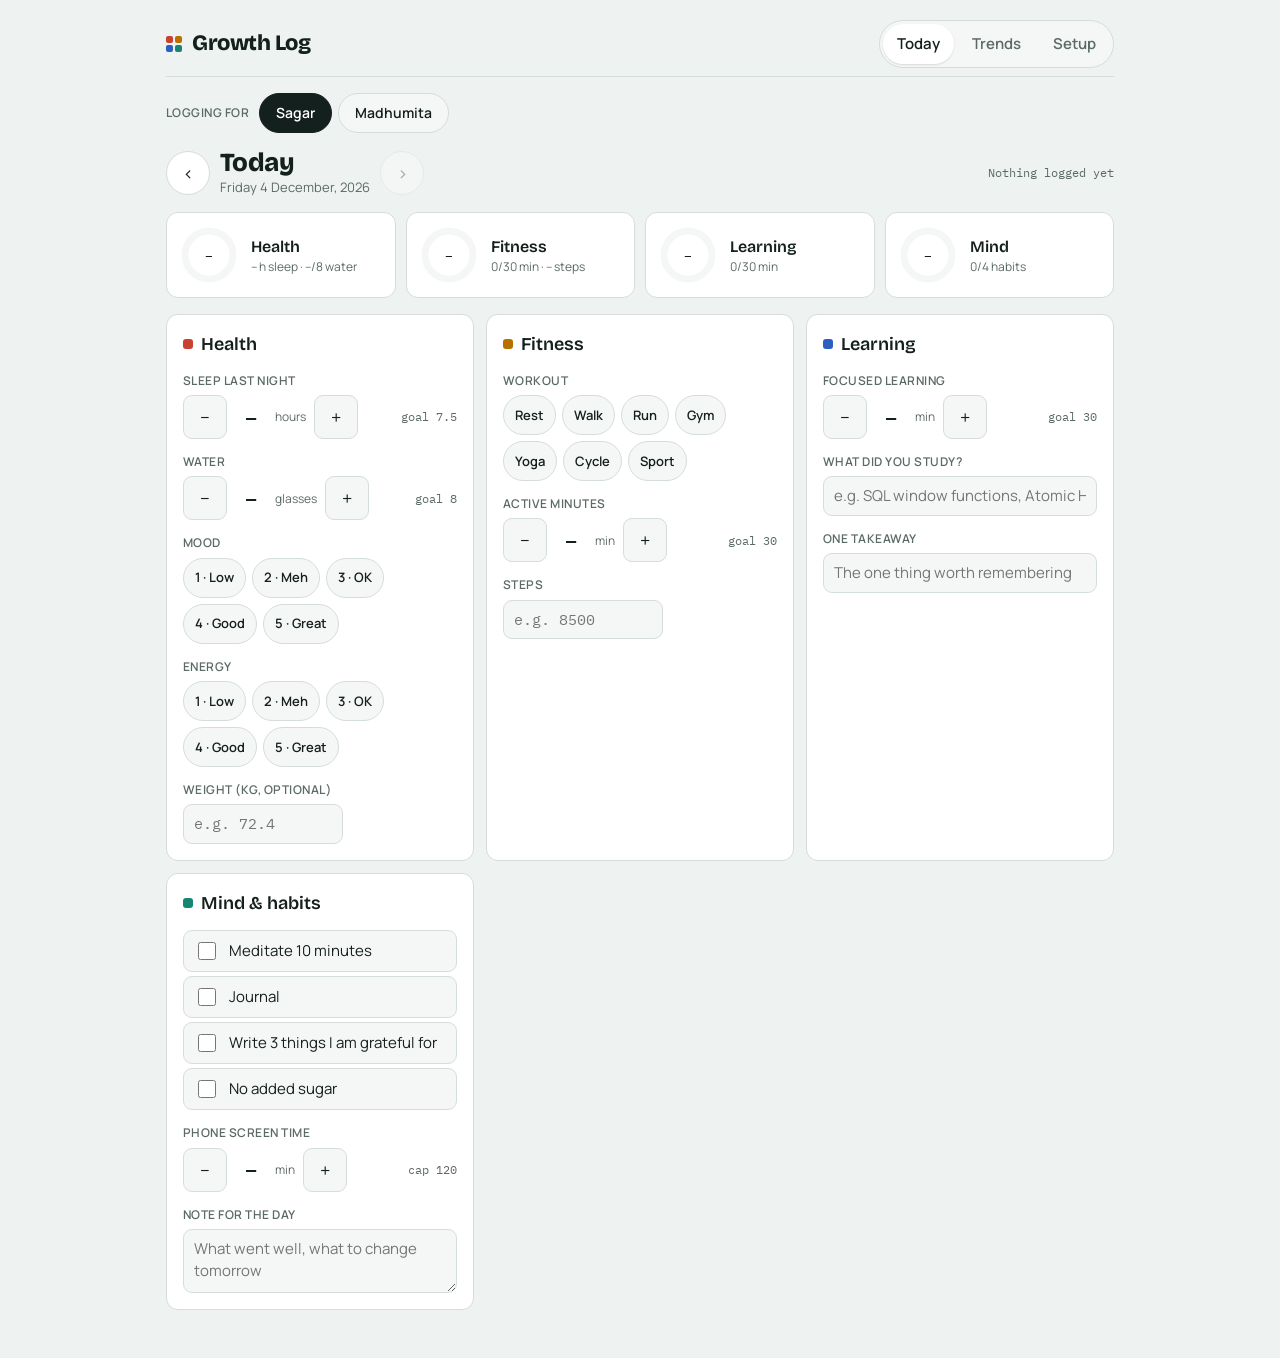
<file: index.html>
<!DOCTYPE html>
<html lang="en">
<head>
  <meta charset="UTF-8">
  <meta name="viewport" content="width=device-width, initial-scale=1, viewport-fit=cover">
  <title>Growth Log</title>
  <meta name="description" content="Daily one-minute check-in for health, fitness, learning and habits, with streaks and trends.">
  <link rel="manifest" href="manifest.json">
  <meta name="theme-color" content="#EEF2F0" media="(prefers-color-scheme: light)">
  <meta name="theme-color" content="#0E1513" media="(prefers-color-scheme: dark)">
  <link rel="icon" type="image/png" sizes="192x192" href="icons/icon-192.png">
  <link rel="apple-touch-icon" href="icons/icon-192.png">
  <meta name="apple-mobile-web-app-capable" content="yes">
  <meta name="mobile-web-app-capable" content="yes">
  <meta name="apple-mobile-web-app-status-bar-style" content="default">
  <meta name="apple-mobile-web-app-title" content="Growth Log">
  <link rel="preconnect" href="https://fonts.googleapis.com">
  <link rel="preconnect" href="https://fonts.gstatic.com" crossorigin>
  <link rel="stylesheet" href="https://fonts.googleapis.com/css2?family=Bricolage+Grotesque:opsz,wght@12..96,600;12..96,800&family=Manrope:wght@400;500;600;700&family=IBM+Plex+Mono:wght@500;600&display=swap">
  <link rel="stylesheet" href="styles.css">
</head>
<body>

<div class="app">
  <header class="top">
    <div class="brand"><span class="brand-mark" aria-hidden="true"><i style="background:var(--health)"></i><i style="background:var(--fitness)"></i><i style="background:var(--learning)"></i><i style="background:var(--mind)"></i></span>Growth Log</div>
    <div class="top-right">
      <button id="installBtn" class="ghost" type="button" hidden>Install</button>
      <nav class="tabs" role="tablist">
        <button class="tab" role="tab" id="t-today" aria-selected="true" data-view="today">Today</button>
        <button class="tab" role="tab" id="t-trends" aria-selected="false" data-view="trends">Trends</button>
        <button class="tab" role="tab" id="t-setup" aria-selected="false" data-view="setup">Setup</button>
      </nav>
    </div>
  </header>
  <div class="whobar"><span class="lbl">Logging for</span><div class="chips who" id="who" role="group" aria-label="Whose log"></div></div>
  <div id="offlineBar" class="bar bar-warn" hidden>You are offline. Your entries still save on this phone.</div>
  <div id="updateBar" class="bar bar-info" hidden>New version ready. <button id="reloadBtn" class="link" type="button">Tap to refresh</button></div>
  <div id="banner" class="banner" hidden></div>

  <!-- TODAY -->
  <section id="v-today" style="display:flex;flex-direction:column;gap:16px">
    <div class="daybar">
      <button class="iconbtn" id="prev" aria-label="Previous day">&#8249;</button>
      <div><div class="daylabel" id="dayLabel">Today</div><div class="daysub" id="daySub"></div></div>
      <button class="iconbtn" id="next" aria-label="Next day">&#8250;</button>
      <button class="ghost" id="goToday">Jump to today</button>
      <span class="save" id="saveState"></span>
    </div>
    <div class="rings" id="rings"></div>

    <div class="cards">
      <article class="card" style="--c:var(--health)">
        <h2><span class="sw"></span>Health</h2>
        <div class="field"><span class="lbl">Sleep last night</span>
          <div class="stepper" data-field="sleep" data-step="0.5" data-start="7" data-max="14"><button type="button" data-d="-1" aria-label="Less sleep">&minus;</button><output>—</output><span class="unit">hours</span><button type="button" data-d="1" aria-label="More sleep">+</button><span class="goal" data-goal="sleep"></span></div></div>
        <div class="field"><span class="lbl">Water</span>
          <div class="stepper" data-field="water" data-step="1" data-start="1" data-max="20"><button type="button" data-d="-1" aria-label="Less water">&minus;</button><output>—</output><span class="unit">glasses</span><button type="button" data-d="1" aria-label="More water">+</button><span class="goal" data-goal="water"></span></div></div>
        <div class="field"><span class="lbl">Mood</span>
          <div class="chips scale" data-field="mood"></div></div>
        <div class="field"><span class="lbl">Energy</span>
          <div class="chips scale" data-field="energy"></div></div>
        <div class="field"><label for="f-weight">Weight (kg, optional)</label>
          <input class="txt num" id="f-weight" data-text="weight" type="number" inputmode="decimal" step="0.1" min="20" max="300" placeholder="e.g. 72.4"></div>
      </article>

      <article class="card" style="--c:var(--fitness)">
        <h2><span class="sw"></span>Fitness</h2>
        <div class="field"><span class="lbl">Workout</span>
          <div class="chips" data-field="wtype" id="wtypes"></div></div>
        <div class="field"><span class="lbl">Active minutes</span>
          <div class="stepper" data-field="wmin" data-step="5" data-start="15" data-max="600"><button type="button" data-d="-1" aria-label="Fewer minutes">&minus;</button><output>—</output><span class="unit">min</span><button type="button" data-d="1" aria-label="More minutes">+</button><span class="goal" data-goal="workout"></span></div></div>
        <div class="field"><label for="f-steps">Steps</label>
          <input class="txt num" id="f-steps" data-text="steps" type="number" inputmode="numeric" step="100" min="0" placeholder="e.g. 8500"></div>
      </article>

      <article class="card" style="--c:var(--learning)">
        <h2><span class="sw"></span>Learning</h2>
        <div class="field"><span class="lbl">Focused learning</span>
          <div class="stepper" data-field="learn" data-step="5" data-start="15" data-max="720"><button type="button" data-d="-1" aria-label="Fewer minutes">&minus;</button><output>—</output><span class="unit">min</span><button type="button" data-d="1" aria-label="More minutes">+</button><span class="goal" data-goal="learn"></span></div></div>
        <div class="field"><label for="f-topic">What did you study?</label>
          <input class="txt" id="f-topic" data-text="topic" type="text" maxlength="120" placeholder="e.g. SQL window functions, Atomic Habits ch. 4"></div>
        <div class="field"><label for="f-takeaway">One takeaway</label>
          <input class="txt" id="f-takeaway" data-text="takeaway" type="text" maxlength="240" placeholder="The one thing worth remembering"></div>
      </article>

      <article class="card" style="--c:var(--mind)">
        <h2><span class="sw"></span>Mind &amp; habits</h2>
        <div class="habits" id="habitList"></div>
        <div class="field"><span class="lbl">Phone screen time</span>
          <div class="stepper" data-field="screen" data-step="15" data-start="60" data-max="1440"><button type="button" data-d="-1" aria-label="Less screen time">&minus;</button><output>—</output><span class="unit">min</span><button type="button" data-d="1" aria-label="More screen time">+</button><span class="goal" data-goal="screen"></span></div></div>
        <div class="field"><label for="f-note">Note for the day</label>
          <textarea class="txt" id="f-note" data-text="note" maxlength="600" placeholder="What went well, what to change tomorrow"></textarea></div>
      </article>
    </div>
  </section>

  <!-- TRENDS -->
  <section id="v-trends" hidden>
    <div id="trendsBody" style="display:flex;flex-direction:column;gap:16px"></div>
  </section>

  <!-- SETUP -->
  <section id="v-setup" hidden>
    <div style="display:flex;flex-direction:column;gap:16px">
      <div class="panel" style="display:flex;flex-direction:column;gap:14px">
        <h2 class="sec-h" style="margin:0">Daily goals</h2>
        <p class="hint" style="margin:0">An area counts as done for the day when you reach its goal. Streaks and rings use these numbers.</p>
        <div class="goals" id="goalFields"></div>
      </div>
      <div class="panel" style="display:flex;flex-direction:column;gap:12px">
        <h2 class="sec-h" style="margin:0">Daily habits</h2>
        <p class="hint" style="margin:0">These appear as tick boxes under Mind &amp; habits. Removing one keeps its ticks in past days.</p>
        <div id="habitEdit" style="display:flex;flex-direction:column;gap:8px"></div>
        <div class="hrow"><input class="txt" id="newHabit" type="text" maxlength="60" placeholder="Add a habit, e.g. No phone after 11 pm"><button class="btn sec" id="addHabit" type="button">Add</button></div>
      </div>
      <div class="actions"><button class="btn" id="saveSetup" type="button">Save setup</button><span class="hint" id="setupState"></span></div>
      <div class="panel" style="display:flex;flex-direction:column;gap:12px">
        <h2 class="sec-h" style="margin:0">Backup</h2>
        <p class="hint" style="margin:0">Your log is saved on this phone only. Export a backup now and then, or to move your log to another phone. Importing a backup replaces what is on this phone.</p>
        <div class="actions">
          <button class="btn sec" id="exportJson" type="button">Export backup (.json)</button>
          <button class="btn sec" id="exportCsv" type="button">Export days (.csv)</button>
          <label class="btn sec filebtn" for="importFile">Import backup<input id="importFile" type="file" accept=".json,application/json"></label>
        </div>
        <span class="hint" id="backupState"></span>
      </div>
      <p class="foot" id="versionLabel"></p>
    </div>
  </section>
</div>

<script src="app.js"></script>
</body>
</html>
</file>
<file: styles.css>
/* Layout: one column of area cards under a sticky day bar; four progress rings summarise the day. Trends and Setup are sibling views. */
:root{
  --bg:#EEF2F0; --surface:#FFFFFF; --sunk:#F5F7F6; --ink:#14201D; --muted:#5B6A66; --line:#D5DDDA;
  --health:#C9412F; --fitness:#B87000; --learning:#2B5FC2; --mind:#178573;
  --good:#178573; --bad:#C9412F;
  --f-display:"Bricolage Grotesque", "Segoe UI", system-ui, sans-serif;
  --f-body:"Manrope", "Segoe UI", system-ui, sans-serif;
  --f-mono:"IBM Plex Mono", ui-monospace, Consolas, monospace;
  --r:12px;
}
@media (prefers-color-scheme: dark){ :root:not([data-theme="light"]){
  --bg:#0E1513; --surface:#17201D; --sunk:#121A18; --ink:#E4ECE9; --muted:#93A39F; --line:#2A3633;
  --health:#F06A55; --fitness:#E6A63C; --learning:#7AA2F2; --mind:#43C4AD; --good:#43C4AD; --bad:#F06A55;
  color-scheme:dark } }
:root[data-theme="dark"]{
  --bg:#0E1513; --surface:#17201D; --sunk:#121A18; --ink:#E4ECE9; --muted:#93A39F; --line:#2A3633;
  --health:#F06A55; --fitness:#E6A63C; --learning:#7AA2F2; --mind:#43C4AD; --good:#43C4AD; --bad:#F06A55;
  color-scheme:dark }

*{box-sizing:border-box}
[hidden]{display:none!important}
html{color-scheme:light;-webkit-text-size-adjust:100%}
body{margin:0;-webkit-tap-highlight-color:transparent}
img{max-width:100%}
body{background:var(--bg);color:var(--ink);font-family:var(--f-body);font-size:15px;line-height:1.45}
body::before{content:"";position:fixed;inset:0 0 auto;height:env(safe-area-inset-top,0px);z-index:10;background:var(--bg)}
button,input,textarea{font:inherit;color:inherit}
:focus-visible{outline:2px solid var(--learning);outline-offset:2px}
.app{max-width:980px;margin:0 auto;padding-left:max(16px,env(safe-area-inset-left,0px));padding-right:max(16px,env(safe-area-inset-right,0px));padding-block:12px 48px;display:flex;flex-direction:column;gap:16px}

.top{position:sticky;top:env(safe-area-inset-top,0px);z-index:5;background:var(--bg);display:flex;align-items:center;justify-content:space-between;gap:12px;flex-wrap:wrap;padding-block:8px;border-bottom:1px solid var(--line)}
.brand{font-family:var(--f-display);font-weight:800;font-size:22px;letter-spacing:-.02em;display:flex;align-items:center;gap:10px}
.brand-mark{display:grid;grid-template-columns:repeat(2,7px);gap:2px}
.brand-mark i{width:7px;height:7px;border-radius:2px;display:block}
.tabs{display:flex;gap:4px;background:var(--sunk);border:1px solid var(--line);border-radius:999px;padding:3px}
.tab{border:0;background:none;padding:6px 14px;border-radius:999px;cursor:pointer;font-weight:600;color:var(--muted)}
.tab[aria-selected="true"]{background:var(--surface);color:var(--ink);box-shadow:0 1px 2px rgb(0 0 0 / .12)}

.banner{font-size:13px;color:var(--muted);background:var(--sunk);border:1px dashed var(--line);border-radius:var(--r);padding:8px 12px}

.daybar{display:flex;align-items:center;gap:10px;flex-wrap:wrap}
.iconbtn{width:36px;height:36px;border-radius:50%;border:1px solid var(--line);background:var(--surface);cursor:pointer;font-size:18px;line-height:1;display:grid;place-items:center}
.iconbtn:disabled{opacity:.35;cursor:default}
.daylabel{font-family:var(--f-display);font-weight:800;font-size:26px;letter-spacing:-.02em;line-height:1.1}
.daysub{font-size:13px;color:var(--muted)}
.ghost{border:1px solid var(--line);background:none;border-radius:999px;padding:5px 12px;cursor:pointer;font-weight:600;font-size:13px}
.save{margin-left:auto;font-size:12px;color:var(--muted);font-family:var(--f-mono)}
.save.err{color:var(--bad)}

.rings{display:grid;grid-template-columns:repeat(4,minmax(0,1fr));gap:10px}
.ring{background:var(--surface);border:1px solid var(--line);border-radius:var(--r);padding:12px;display:flex;align-items:center;gap:12px;min-width:0}
.ring svg{flex:none}
.ring .rbg{fill:none;stroke:var(--sunk);stroke-width:7}
.ring .rfg{fill:none;stroke:var(--c);stroke-width:7;stroke-linecap:round;transition:stroke-dashoffset .4s}
.ring .pct{font-family:var(--f-mono);font-size:13px;font-weight:600;fill:var(--ink)}
.ring b{display:block;font-family:var(--f-display);font-weight:600;font-size:16px}
.ring small{display:block;color:var(--muted);font-size:12px;overflow-wrap:anywhere}
@media (max-width:720px){.rings{grid-template-columns:repeat(2,minmax(0,1fr))}}
@media (max-width:380px){.ring{flex-direction:column;align-items:flex-start}}

.cards{display:grid;grid-template-columns:repeat(auto-fit,minmax(min(300px,100%),1fr));gap:12px}
.card{background:var(--surface);border:1px solid var(--line);border-radius:var(--r);padding:16px;display:flex;flex-direction:column;gap:14px;min-width:0}
.card h2{margin:0;font-family:var(--f-display);font-weight:600;font-size:18px;display:flex;align-items:center;gap:8px}
.card h2 .tag{margin-left:auto;font-family:var(--f-mono);font-size:11px;font-weight:500;color:var(--muted);letter-spacing:.04em;text-transform:uppercase}
.sw{width:10px;height:10px;border-radius:3px;background:var(--c);flex:none}
.field{display:flex;flex-direction:column;gap:6px;min-width:0}
.field>label,.field>.lbl{font-size:12px;font-weight:600;color:var(--muted);letter-spacing:.04em;text-transform:uppercase}
.row2{display:grid;grid-template-columns:1fr 1fr;gap:12px}

.stepper{display:flex;align-items:center;gap:8px}
.stepper button{width:34px;height:34px;border-radius:9px;border:1px solid var(--line);background:var(--sunk);cursor:pointer;font-size:18px;line-height:1;flex:none}
.stepper button:active{transform:scale(.95)}
.stepper output{font-family:var(--f-mono);font-weight:600;font-size:17px;min-width:3.2ch;text-align:center;font-variant-numeric:tabular-nums}
.stepper .unit{font-size:12px;color:var(--muted)}
.stepper .goal{margin-left:auto;font-size:12px;color:var(--muted);font-family:var(--f-mono)}

.chips{display:flex;flex-wrap:wrap;gap:6px}
.chip{border:1px solid var(--line);background:var(--sunk);border-radius:999px;padding:5px 11px;cursor:pointer;font-size:13px;font-weight:600}
.chip[aria-pressed="true"]{background:var(--c);border-color:var(--c);color:var(--surface)}
.scale .chip{min-width:44px;text-align:center}

.txt{width:100%;border:1px solid var(--line);background:var(--sunk);border-radius:9px;padding:8px 10px}
textarea.txt{resize:vertical;min-height:64px}
.num{width:100%;max-width:160px;font-family:var(--f-mono)}

.habits{display:flex;flex-direction:column;gap:4px}
.habit{display:flex;align-items:center;gap:10px;padding:8px 10px;border-radius:9px;border:1px solid var(--line);background:var(--sunk);cursor:pointer;user-select:none}
.habit input{width:18px;height:18px;accent-color:var(--mind);flex:none}
.habit.on{border-color:var(--mind)}
.habit span{overflow-wrap:anywhere}

/* Trends */
.sec-h{font-family:var(--f-display);font-weight:600;font-size:18px;margin:4px 0 0}
.streaks{display:grid;grid-template-columns:repeat(4,minmax(0,1fr));gap:10px}
@media (max-width:720px){.streaks{grid-template-columns:repeat(2,minmax(0,1fr))}}
.streak{background:var(--surface);border:1px solid var(--line);border-radius:var(--r);padding:12px 14px;border-top:3px solid var(--c)}
.streak .big{font-family:var(--f-display);font-weight:800;font-size:32px;line-height:1}
.streak .big small{font-family:var(--f-body);font-weight:600;font-size:13px;color:var(--muted);margin-left:4px}
.streak .meta{font-size:12px;color:var(--muted);margin-top:6px;font-variant-numeric:tabular-nums}
.panel{background:var(--surface);border:1px solid var(--line);border-radius:var(--r);padding:14px;min-width:0}
.scroll{overflow-x:auto}
table.week{border-collapse:collapse;width:100%;min-width:440px;font-variant-numeric:tabular-nums}
.week th,.week td{padding:8px 6px;text-align:center;border-bottom:1px solid var(--line);font-size:13px}
.week th{font-size:11px;color:var(--muted);text-transform:uppercase;letter-spacing:.05em;font-weight:600}
.week td:first-child,.week th:first-child{text-align:left}
.week tr.click{cursor:pointer}
.week tr.click:hover td{background:var(--sunk)}
.pip{display:inline-block;width:14px;height:14px;border-radius:4px;border:1.5px solid var(--c);vertical-align:middle}
.pip.full{background:var(--c)}
.pip.part{background:color-mix(in srgb,var(--c) 35%,transparent)}
.pip.none{border-style:dashed;opacity:.45}
.mono{font-family:var(--f-mono)}
.heatwrap{display:flex;gap:6px;align-items:flex-start}
.heat-days{display:grid;grid-template-rows:repeat(7,15px);gap:3px;font-size:10px;color:var(--muted);font-family:var(--f-mono)}
.heat{display:grid;grid-template-rows:repeat(7,15px);grid-auto-flow:column;grid-auto-columns:15px;gap:3px}
.cell{width:15px;height:15px;border-radius:3px;background:var(--sunk);border:0;padding:0;cursor:pointer}
.cell.future{visibility:hidden}
.cell.today{outline:1.5px solid var(--ink);outline-offset:1px}
.legend{display:flex;gap:4px;align-items:center;font-size:11px;color:var(--muted);margin-top:10px}
.legend i{width:12px;height:12px;border-radius:3px;display:block}
.charts{display:grid;grid-template-columns:repeat(auto-fit,minmax(min(280px,100%),1fr));gap:12px}
.chart h3{margin:0 0 2px;font-size:14px;font-weight:700;display:flex;gap:8px;align-items:baseline}
.chart h3 span{margin-left:auto;font-family:var(--f-mono);font-size:12px;color:var(--muted);font-weight:500}
.chart svg{width:100%;height:auto;display:block}
.ax{fill:var(--muted);font-family:var(--f-mono);font-size:9px}
.grid{stroke:var(--line);stroke-width:1}
.goalln{stroke:var(--muted);stroke-width:1;stroke-dasharray:3 3}
.empty{color:var(--muted);text-align:center;padding:28px 12px;border:1px dashed var(--line);border-radius:var(--r);background:var(--surface)}
.empty b{display:block;color:var(--ink);font-family:var(--f-display);font-size:18px;margin-bottom:4px}

/* Setup */
.goals{display:grid;grid-template-columns:repeat(auto-fit,minmax(min(200px,100%),1fr));gap:12px}
.hrow{display:flex;gap:8px;align-items:center}
.hrow .txt{flex:1;min-width:0}
.btn{border:0;background:var(--ink);color:var(--bg);border-radius:9px;padding:9px 16px;font-weight:700;cursor:pointer}
.btn.sec{background:var(--sunk);color:var(--ink);border:1px solid var(--line)}
.actions{display:flex;gap:10px;align-items:center;flex-wrap:wrap}
.hint{font-size:12px;color:var(--muted)}
@media (prefers-reduced-motion:reduce){*{transition:none!important}}

/* PWA additions: safe-area bottom, install button, status bars, backup panel */
.app{padding-bottom:max(48px,calc(env(safe-area-inset-bottom,0px) + 24px))}
.top-right{display:flex;align-items:center;gap:8px;flex-wrap:wrap}
.bar{border-radius:var(--r);padding:8px 12px;font-size:13px;display:flex;gap:10px;align-items:center;flex-wrap:wrap}
.bar-warn{background:color-mix(in srgb,var(--fitness) 16%,var(--surface));border:1px solid var(--fitness)}
.bar-info{background:color-mix(in srgb,var(--learning) 14%,var(--surface));border:1px solid var(--learning)}
.link{border:0;background:none;padding:0;font-weight:700;text-decoration:underline;cursor:pointer}
.tab,.chip,.ghost,.btn{min-height:40px}
.stepper button{width:44px;height:44px}
.iconbtn{width:44px;height:44px}
.filebtn{position:relative;overflow:hidden}
.filebtn input{position:absolute;inset:0;opacity:0;cursor:pointer}
.whobar{display:flex;align-items:center;gap:10px;flex-wrap:wrap}
.whobar .lbl{font-size:12px;font-weight:600;color:var(--muted);letter-spacing:.04em;text-transform:uppercase}
.who{--c:var(--ink)}
.who .chip{padding:6px 16px;font-size:14px}
.foot{font-size:11px;color:var(--muted);text-align:center;font-family:var(--f-mono)}
</file>
